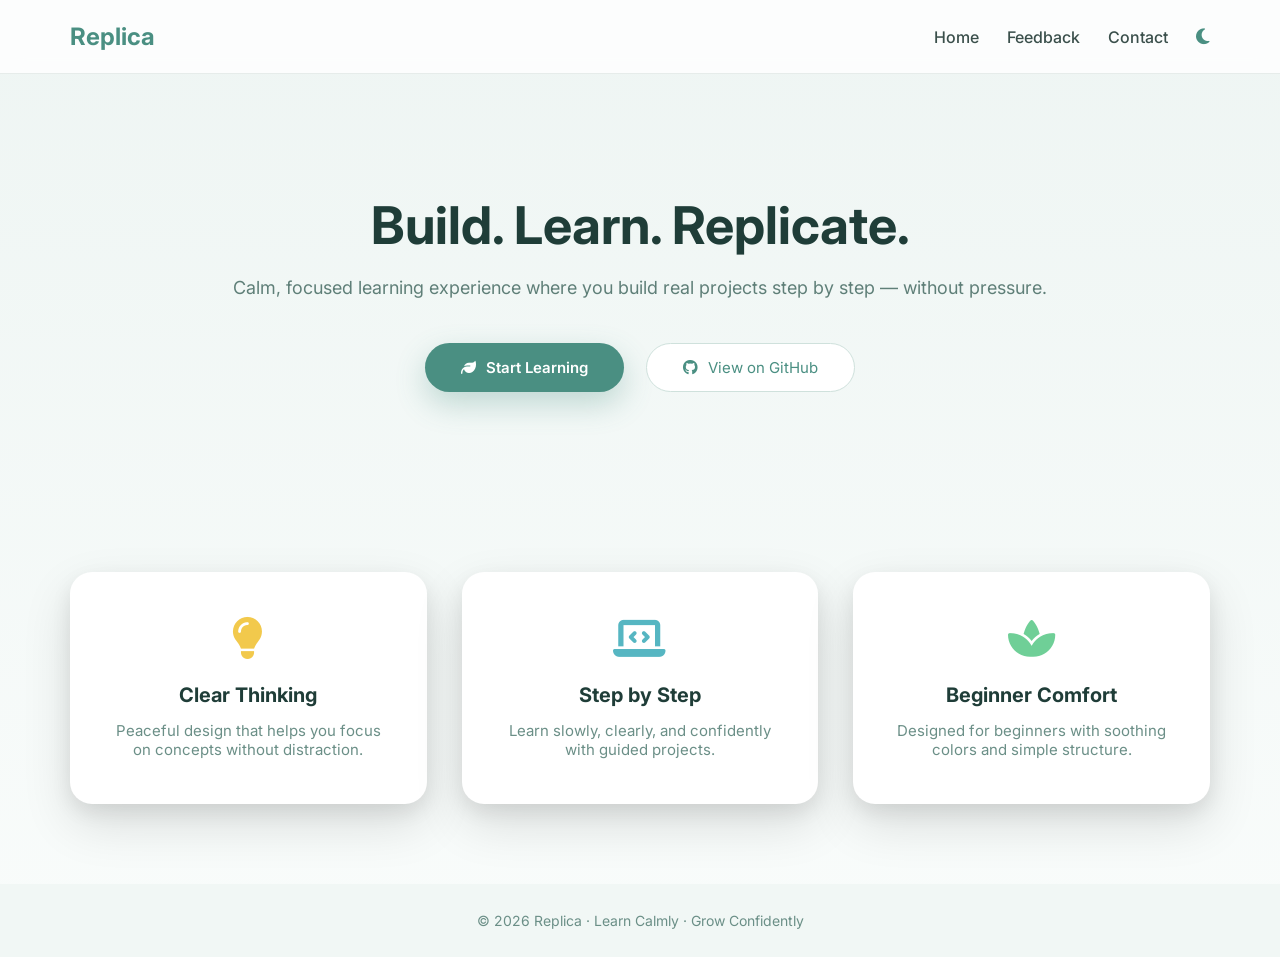
<file: Day-1/index.html>
<!DOCTYPE html>
<html lang="en">
<head>
  <meta charset="UTF-8" />
  <meta name="viewport" content="width=device-width, initial-scale=1.0" />
  <title>Replica – Learn Calmly</title>

  <!-- Google Font -->
  <link href="https://fonts.googleapis.com/css2?family=Inter:wght@300;400;500;600;700&display=swap" rel="stylesheet">

  <!-- Font Awesome -->
  <link rel="stylesheet" href="https://cdnjs.cloudflare.com/ajax/libs/font-awesome/6.5.0/css/all.min.css">

  <style>
    * {
      margin: 0;
      padding: 0;
      box-sizing: border-box;
      font-family: 'Inter', sans-serif;
      transition: background 0.3s, color 0.3s;
    }

    body {
      background: linear-gradient(180deg, #eef5f3, #f9fcfb);
      color: #1f2933;
    }

    /* DARK MODE */
    body.dark {
      background: linear-gradient(180deg, #0f172a, #020617);
      color: #e5e7eb;
    }

    body.dark .header,
    body.dark .card,
    body.dark .footer {
      background: #020617;
      border-color: #1e293b;
    }

    body.dark nav a,
    body.dark .logo {
      color: #a7f3d0;
    }

    body.dark .card p,
    body.dark .footer {
      color: #94a3b8;
    }

    body.dark .btn.github {
      background: #020617;
      border-color: #334155;
      color: #a7f3d0;
    }

    body.dark .btn.github:hover {
      background: #020617;
    }

    /* HEADER */
    .header {
      display: flex;
      justify-content: space-between;
      align-items: center;
      padding: 22px 70px;
      background: rgba(255, 255, 255, 0.8);
      backdrop-filter: blur(10px);
      border-bottom: 1px solid #e6ecea;
      position: sticky;
      top: 0;
      z-index: 10;
    }

    .logo {
      font-size: 24px;
      font-weight: 700;
      color: #4a8f82;
    }

    nav {
      display: flex;
      align-items: center;
      gap: 28px;
    }

    nav a {
      color: #3a4f4b;
      text-decoration: none;
      font-weight: 500;
    }

    nav a:hover {
      color: #4a8f82;
    }

    .toggle {
      cursor: pointer;
      font-size: 18px;
      color: #4a8f82;
    }

    /* HERO */
    .hero {
      text-align: center;
      padding: 120px 20px 100px;
      max-width: 900px;
      margin: auto;
    }

    .hero h1 {
      font-size: 52px;
      font-weight: 700;
      color: #1f3d38;
      margin-bottom: 20px;
    }

    body.dark .hero h1 {
      color: #e5e7eb;
    }

    .hero p {
      font-size: 18px;
      color: #5f7f78;
      margin-bottom: 45px;
    }

    body.dark .hero p {
      color: #9ca3af;
    }

    .buttons {
      display: flex;
      justify-content: center;
      gap: 22px;
      flex-wrap: wrap;
    }

    .btn {
      padding: 14px 36px;
      border-radius: 999px;
      border: none;
      font-size: 15px;
      cursor: pointer;
      display: flex;
      align-items: center;
      gap: 10px;
    }

    .btn.primary {
      background: #4a8f82;
      color: #ffffff;
      font-weight: 600;
      box-shadow: 0 12px 30px rgba(74, 143, 130, 0.3);
    }

    .btn.primary:hover {
      background: #3c7a6f;
      transform: translateY(-2px);
    }

    .btn.github {
      background: #ffffff;
      color: #4a8f82;
      border: 1.5px solid #cfe1dc;
      text-decoration: none;
    }

    .btn.github:hover {
      background: #f2f8f6;
      transform: translateY(-2px);
    }

    /* FEATURES */
    .features {
      display: grid;
      grid-template-columns: repeat(auto-fit, minmax(260px, 1fr));
      gap: 35px;
      padding: 80px 70px;
    }

    .card {
      background: #ffffff;
      border-radius: 22px;
      padding: 45px 35px;
      text-align: center;
      box-shadow: 0 20px 50px rgba(0, 0, 0, 0.12), 0 8px 20px rgba(0, 0, 0, 0.08);
      transition: box-shadow 0.3s ease, transform 0.3s ease;
    }

    .card:hover {
      box-shadow: 0 35px 80px rgba(0, 0, 0, 0.18), 0 12px 30px rgba(0, 0, 0, 0.12);
      transform: translateY(-8px);
    }

    .icon {
      font-size: 42px;
      margin-bottom: 24px;
    }

    .bulb { color: #f2c94c; }
    .computer { color: #56b6c2; }
    .settings { color: #6fcf97; }

    .card h3 {
      font-size: 20px;
      margin-bottom: 14px;
      color: #1f3d38;
    }

    body.dark .card h3 {
      color: #e5e7eb;
    }

    .card p {
      font-size: 15px;
      color: #6b8f87;
    }

    /* FOOTER */
    .footer {
      text-align: center;
      padding: 28px;
      background: #f1f7f5;
      font-size: 14px;
      color: #6b8f87;
    }

    @media (max-width: 768px) {
      .hero h1 { font-size: 38px; }
      .header { padding: 20px 30px; }
      .features { padding: 60px 30px; }
    }
  </style>
</head>
<body>

  <!-- HEADER -->
  <header class="header">
    <div class="logo">Replica</div>
    <nav>
      <a href="#">Home</a>
      <a href="#">Feedback</a>
      <a href="#">Contact</a>
      <i class="fa-solid fa-moon toggle" id="themeToggle"></i>
    </nav>
  </header>

  <!-- HERO -->
  <section class="hero">
    <h1>Build. Learn. Replicate.</h1>
    <p>Calm, focused learning experience where you build real projects step by step — without pressure.</p>

    <div class="buttons">
      <button class="btn primary">
        <i class="fa-solid fa-leaf"></i> Start Learning
      </button>
      <a href="https://github.com/Rupesh-3296/codeX" target="_blank" class="btn github">
        <i class="fa-brands fa-github"></i> View on GitHub
      </a>
    </div>
  </section>

  <!-- FEATURES -->
  <section class="features">
    <div class="card">
      <i class="fa-solid fa-lightbulb icon bulb"></i>
      <h3>Clear Thinking</h3>
      <p>Peaceful design that helps you focus on concepts without distraction.</p>
    </div>

    <div class="card">
      <i class="fa-solid fa-laptop-code icon computer"></i>
      <h3>Step by Step</h3>
      <p>Learn slowly, clearly, and confidently with guided projects.</p>
    </div>

    <div class="card">
      <i class="fa-solid fa-spa icon settings"></i>
      <h3>Beginner Comfort</h3>
      <p>Designed for beginners with soothing colors and simple structure.</p>
    </div>
  </section>

  <!-- FOOTER -->
  <footer class="footer">
    © 2026 Replica · Learn Calmly · Grow Confidently
  </footer>

  <script src="scripyt.js"></script>

</body>
</html>
</file>
